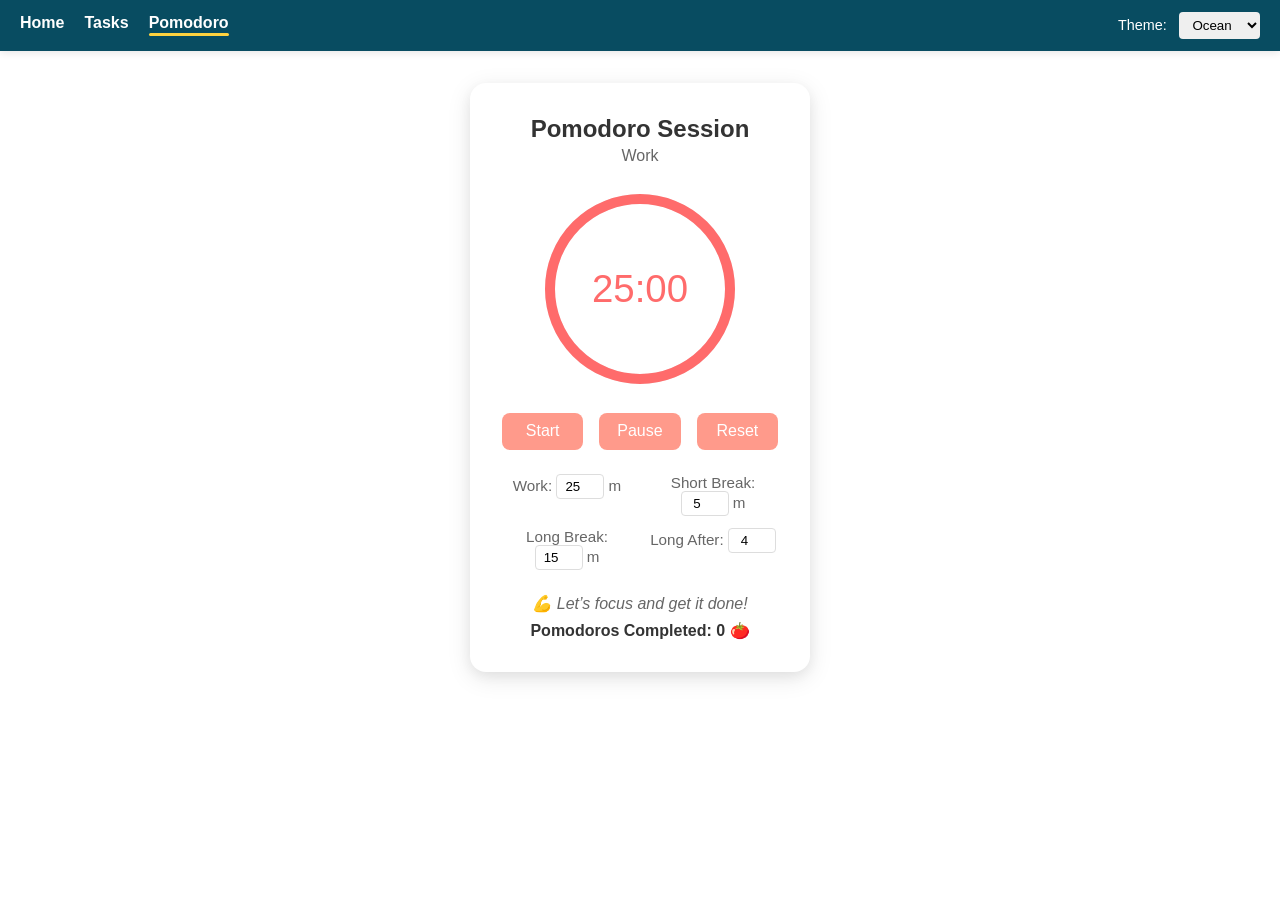
<file: pomodoro.html>
<!DOCTYPE html>
<html lang="en">
<head>
  <meta charset="UTF-8" />
  <meta name="viewport" content="width=device-width, initial-scale=1.0"/>
  <title>Pomodoro Timer</title>

  <!-- 1) Google Font -->
  <link
    href="https://fonts.googleapis.com/css2?family=Poppins:wght@300;400;600&display=swap"
    rel="stylesheet"
  />

  <!-- 2) site‑wide styles (nav, theme, etc.) -->
  <link rel="stylesheet" href="style.css" />

  <!-- 3) pomodoro‑specific styles -->
  <link rel="stylesheet" href="pomodoro.css" />
</head>
<body>
  <!-- ─── NAVBAR ─── -->
  <nav>
    <a href="index.html">Home</a>
    <a href="tasks.html">Tasks</a>
    <a href="pomodoro.html" class="active">Pomodoro</a>
    <div class="theme-switcher">
      Theme:
      <select id="themeSelector">
        <option>Ocean</option>
        <option>Forest</option>
        <option>Sunset</option>
      </select>
    </div>
  </nav>

  <!-- ─── MAIN CONTENT ─── -->
  <main>
    <div class="card">
      <h2>Pomodoro Session</h2>
      <div id="session-label">Work</div>

      <div class="timer-circle">
        <svg width="200" height="200">
          <circle class="ring-track" cx="100" cy="100" r="90"></circle>
          <circle class="ring-progress" cx="100" cy="100" r="90"></circle>
        </svg>
        <div id="timer-display">25:00</div>
      </div>

      <div class="controls">
        <button id="startBtn">Start</button>
        <button id="pauseBtn">Pause</button>
        <button id="resetBtn">Reset</button>
      </div>

      <div class="settings">
        <label>Work: <input type="number" id="workDuration" value="25" min="1" /> m</label>
        <label>Short Break: <input type="number" id="shortBreak" value="5" min="1" /> m</label>
        <label>Long Break: <input type="number" id="longBreak" value="15" min="1" /> m</label>
        <label>Long After: <input type="number" id="longBreakAfter" value="4" min="1" /></label>
      </div>

      <div class="quote">💪 Let’s focus and get it done!</div>
      <div id="progress">Pomodoros Completed: 0 🍅</div>
    </div>
  </main>

  <!-- ─── TIMER LOGIC ─── -->
  <script src="pomodoro.js"></script>
</body>
</html>
</file>
<file: style.css>
/* ─── THEME VARIABLES & GLOBAL TRANSITIONS ─────────────────── */
:root {
  --bg-color:    #ffffff;
  --nav-bg:      #84dcc6;
  --card-bg:     #f5fff5;
  --primary:     #ffa69e;
  --accent:      #ffdab9;
  --text-color:  #333333;
  --overlay-bg:  rgba(0, 0, 0, 0.7);
  --transition:  0.3s;
}

* {
  transition: background-color var(--transition),
              color var(--transition),
              transform var(--transition),
              box-shadow var(--transition);
  box-sizing: border-box;
  margin: 0;
  padding: 0;
}

body {
  font-family: 'Segoe UI', sans-serif;
  background: var(--bg-color);
  color: var(--text-color);
  display: flex;
  flex-direction: column;
  min-height: 100vh;
}

/* ─── NAVIGATION ─────────────────────────────────────────── */
nav {
  display: flex;
  align-items: center;
  gap: 2rem;
  background: linear-gradient(90deg, #5fdde5, #60c4e8);
  padding: 1rem 2rem;
  box-shadow: 0 2px 8px rgba(0,0,0,0.1);
}
nav a {
  color: #fff;
  text-decoration: none;
  font-weight: 600;
  padding-bottom: 0.25rem;
  position: relative;
  transition: color 0.3s;
}
nav a:hover {
  color: #f0f0f0;
}
nav a.active {
  color: #fff;
}
nav a.active::after {
  content: '';
  position: absolute;
  bottom: 0;
  left: 0;
  width: 100%;
  height: 3px;
  background: #ffd23f;
  border-radius: 2px;
}
nav {
  background: #084c61;
  padding: 12px 20px;
  display: flex;
  align-items: center;
  gap: 20px;
}
nav a {
  color: #fff;
  text-decoration: none;
  font-weight: 600;
}

.theme-switcher {
  margin-left: auto;
  color: #fff;
  font-size: 0.9em;
}

.theme-switcher select {
  margin-left: 0.5rem;
  padding: 0.3rem 0.6rem;
  border: none;
  border-radius: 4px;
}

/* ─── MODAL (FOCUS TIMER) ────────────────────────────────── */
#overlay {
  position: fixed;
  top: 0; left: 0;
  width: 100%; height: 100%;
  background-color: var(--overlay-bg);
  z-index: 1000;
  display: flex;
  justify-content: center;
  align-items: center;
}
#overlay.hidden {
  display: none;
}

.modal-popup {
  background: #ffffff;
  padding: 2rem;
  border-radius: 12px;
  text-align: center;
  width: 300px;
  box-shadow: 0 5px 15px rgba(0,0,0,0.3);
}

.modal-popup h2 {
  margin-bottom: 1rem;
  font-size: 1.3rem;
  color: var(--text-color);
}

#modalTimer {
  font-size: 1.8rem;
  font-weight: bold;
  font-family: monospace;
  margin-bottom: 1rem;
  color: var(--text-color);
}

.modal-controls {
  display: flex;
  justify-content: center;
  gap: 1rem;
}
.modal-controls button {
  padding: 0.5rem 1rem;
  font-size: 1rem;
  border: none;
  font-weight: bold;
  border-radius: 5px;
  cursor: pointer;
  background-color: var(--accent);
  color: #fff;
}
.modal-controls button:hover {
  background-color: darkorange;
}

/* ─── CONTAINERS & INPUT ─────────────────────────────────── */
.container {
  flex: 1;
  max-width: 800px;
  margin: 2rem auto;
  padding: 1rem;
}
.new-task {
  display: flex;
  flex-wrap: wrap;
  gap: 0.5rem;
  margin-bottom: 1rem;
}
.new-task input {
  flex: 1;
  padding: 0.75rem;
  font-size: 1rem;
  border: 1px solid var(--accent);
  border-radius: 4px;
}
.new-task button {
  padding: 0.75rem 1rem;
  background: var(--primary);
  color: #ffffff;
  border: none;
  border-radius: 4px;
  cursor: pointer;
}
.new-task button:hover {
  transform: scale(1.05);
}

/* ─── TASK BUTTONS ───────────────────────────────────────── */
.edit-btn, .delete-btn {
  margin-left: 10px;
  padding: 4px 8px;
  font-size: 14px;
  cursor: pointer;
  border: none;
  background-color: transparent;
  transition: color 0.2s ease;
}
.edit-btn:hover {
  color: #007bff;
}
.delete-btn:hover {
  color: #dc3545;
}

/* ─── TASK CARDS ─────────────────────────────────────────── */
@keyframes fadeIn {
  from { opacity: 0; transform: translateY(8px); }
  to   { opacity: 1; transform: translateY(0);   }
}

.task-card {
  background: var(--card-bg);
  border-radius: 6px;
  padding: 1rem;
  margin-bottom: 1rem;
  display: flex;
  justify-content: space-between;
  align-items: center;
  box-shadow: 0 2px 4px rgba(0,0,0,0.05);
  animation: fadeIn 0.4s ease;
}
.task-card:hover {
  transform: translateY(-4px);
  box-shadow: 0 6px 12px rgba(0,0,0,0.1);
}
.task-card.completed .name {
  color: #999999;
}
.task-info {
  display: flex;
  align-items: center;
  gap: 0.75rem;
}
.name {
  font-size: 1rem;
  color: var(--text-color);
}
.timer {
  font-family: monospace;
  width: 60px;
  text-align: right;
  color: var(--text-color);
}
.task-item {
  display: flex;
  align-items: center;
  justify-content: space-between;
  background: #e0f7fa;
  padding: 10px;
  margin: 10px 0;
  border-radius: 8px;
}
.task-card button {
  background: none;
  border: none;
  font-size: 1.2rem;
  cursor: pointer;
  margin-left: 0.5rem;
}
.task-card button:hover {
  transform: scale(1.1);
}

/* ─── GLOBAL BUTTON BASE ─────────────────────────────────── */
button {
  font-size: 1rem;
  padding: 0.6rem 1rem;
  border: none;
  border-radius: 4px;
  cursor: pointer;
}

/* ─── BUTTON VARIANTS ────────────────────────────────────── */
.btn-primary {
  background: var(--primary);
  color: #ffffff;
}
.btn-secondary {
  background: var(--accent);
  color: var(--text-color);
}

/* ─── DRAGGABLE TASK STYLES ─────────────────────────────── */
.drag-over {
  border: 2px dashed var(--accent);
  background-color: rgba(0,0,0,0.05);
}
.dragging {
  opacity: 0.5;
}
.task-card[draggable="true"] {
  cursor: grab;
}
.task-card.dragging {
  opacity: 0.5;
}

/* ─── RESPONSIVE DESIGN ──────────────────────────────────── */
@media (max-width: 600px) {
  .task-card {
    flex-direction: column;
    align-items: flex-start;
  }
  .task-info, .actions {
    width: 100%;
    display: flex;
    justify-content: space-between;
  }
  .actions {
    margin-top: 10px;
  }
  #header {
    flex-direction: column;
    align-items: center;
    gap: 10px;
  }
  .modal-popup {
    width: 90%;
    padding: 1.5rem;
  }
}
/* ─── LOGIN PAGE STYLES ──────────────────────────────────── */
/* Only affects login.html (which uses .login-container) */

html, body {
  height: 100%;
}

.login-container {
  /* full-screen flex centering */
  display: flex;
  flex-direction: column;
  justify-content: center;
  align-items: center;
  gap: 1rem;

  /* ensure we span full viewport */
  min-height: 100vh;
  padding: 1rem;
  background: var(--bg-color);
  color: var(--text-color);
}

.login-container h1 {
  font-size: 2.5rem;
  margin-bottom: 0.5rem;
}

#loginBtn {
  font-size: 1.1rem;
  padding: 0.75rem 1.5rem;
  border: none;
  border-radius: 6px;
  background-color: var(--primary);
  color: #ffffff;
  cursor: pointer;
  transition: background-color var(--transition), transform var(--transition);
}

#loginBtn:hover {
  background-color: var(--accent);
  transform: scale(1.05);
}
</file>
<file: pomodoro.css>
:root {
  --card-bg: #ffffff;
  --accent: #ff6b6b;
  --accent-light: #ff9a8b;
  --text-secondary: #666666;
  --shadow-light: rgba(0, 0, 0, 0.05);
  --shadow-strong: rgba(0, 0, 0, 0.1);
}

/* ─── MAIN LAYOUT ─── */
main {
  display: flex;
  justify-content: center;
  align-items: center;
  padding: 2rem;
}
.card {
  background: var(--card-bg);
  border-radius: 16px;
  padding: 2rem;
  width: 340px;
  text-align: center;
  box-shadow:
    0 4px 12px var(--shadow-light),
    0 6px 24px var(--shadow-strong);
  transition: transform 0.3s, box-shadow 0.3s;
}
.card:hover {
  transform: translateY(-4px);
  box-shadow:
    0 8px 20px var(--shadow-light),
    0 12px 32px var(--shadow-strong);
}
.card h2 {
  margin-bottom: 0.25rem;
}
#session-label {
  color: var(--text-secondary);
  margin-bottom: 1.5rem;
}

/* ─── CIRCULAR TIMER ─── */
.timer-circle {
  position: relative;
  width: 200px;
  height: 200px;
  margin: 0 auto 1.5rem;
}
.ring-track,
.ring-progress {
  fill: none;
  stroke-width: 10;
}
.ring-track {
  stroke: #eee;
}
.ring-progress {
  stroke: var(--accent);
  transform: rotate(-90deg);
  transform-origin: 50% 50%;
  transition: stroke-dashoffset 0.5s linear;
}
#timer-display {
  position: absolute;
  top: 50%;
  left: 50%;
  transform: translate(-50%, -50%);
  font-size: 2.4rem;
  color: var(--accent);
}

/* ─── BUTTONS ─── */
.controls {
  display: flex;
  justify-content: center;
  gap: 1rem;
  margin-bottom: 1.5rem;
}
.controls button {
  flex: 1;
  padding: 0.6rem 0;
  border: none;
  border-radius: 8px;
  background: var(--accent-light);
  color: #fff;
  font-weight: 500;
  cursor: pointer;
  transition: background 0.3s, transform 0.2s;
}
.controls button:hover {
  background: var(--accent);
  transform: translateY(-2px);
}
.controls button:active {
  transform: translateY(0);
}

/* ─── SETTINGS GRID ─── */
.settings {
  display: grid;
  grid-template-columns: repeat(2, 1fr);
  gap: 0.75rem 1rem;
  margin-bottom: 1.5rem;
}
.settings label {
  color: var(--text-secondary);
  font-size: 0.95rem;
}
.settings input {
  width: 3rem;
  padding: 0.25rem;
  border: 1px solid #ddd;
  border-radius: 4px;
  text-align: center;
}

/* ─── FOOTER TEXT ─── */
.quote {
  font-style: italic;
  color: var(--text-secondary);
  margin-bottom: 0.5rem;
}
#progress {
  font-weight: 600;
}
</file>
